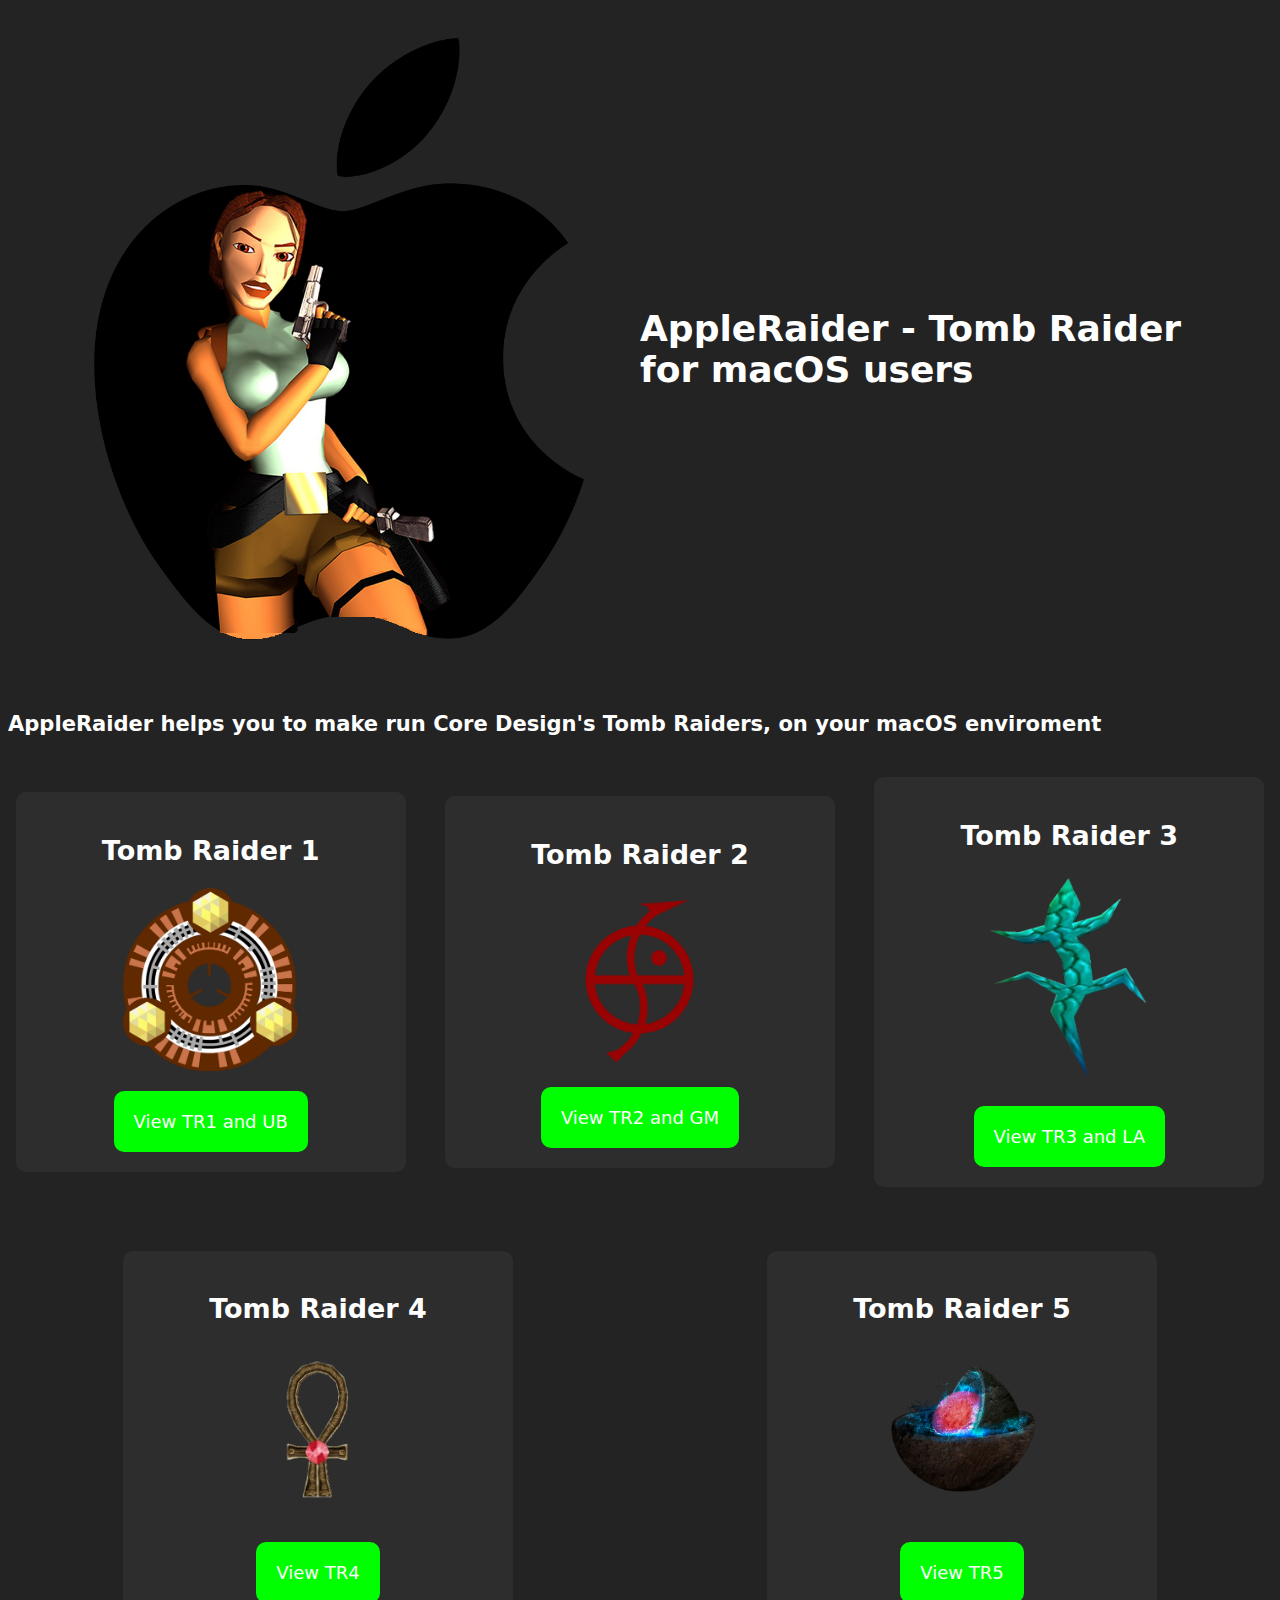
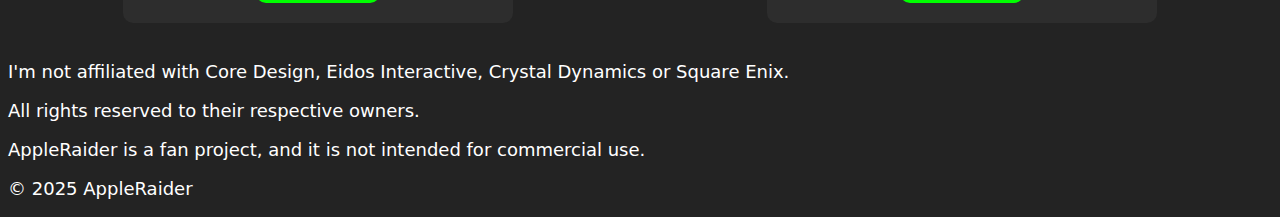
<file: index.html>
<!DOCTYPE html>
<html lang="en">
<head>
    <meta charset="UTF-8">
    <meta name="viewport" content="width=device-width, initial-scale=1.0">
    <title>Apple Raider - Home</title>
    <link rel="stylesheet" href="styles.css">
    <link rel="shortcut icon" href="Lara Apple.png" type="image/x-icon">
</head>
<body>
    <header>
        <img src="Lara Apple.png" alt="Main Logo" width="100" height="auto">
        <br>
        <h1>AppleRaider - Tomb Raider for macOS users</h1>
    </header>
    <h3>AppleRaider helps you to make run Core Design's Tomb Raiders, on your macOS enviroment</h3>
    <div class="games">
        <div class="game-container">
            <h2>Tomb Raider 1</h2>
            <img src="Symbols/Scion.png" alt="TR1" width="100" height="auto">
            <a href="TRs/TR1.html" class="game-button">View TR1 and UB</a>
        </div>
        <div class="game-container">
            <h2>Tomb Raider 2</h2>
            <img src="Symbols/FiammaNera.png" alt="TR2" width="100" height="auto">
            <a href="TRs/TR2.html" class="game-button">View TR2 and GM</a>
        </div>
        <div class="game-container">
            <h2>Tomb Raider 3</h2>
            <img src="Symbols/Artifact.png" alt="TR3" width="100" height="auto">
            <a href="TRs/TR3.html" class="game-button">View TR3 and LA</a>
        </div>
        <div class="game-container">
            <h2>Tomb Raider 4</h2>
            <img src="Symbols/Horus.png" alt="TR4" width="100" height="auto">
            <a href="TRs/TR4.html" class="game-button">View TR4</a>
        </div>
        <div class="game-container">
            <h2>Tomb Raider 5</h2>
            <img src="Symbols/Iris.png" alt="TR5" width="100" height="auto">
            <a href="TRs/TR5.html" class="game-button">View TR5</a>
        </div>
    </div>
    <footer>
        <p>I'm not affiliated with Core Design, Eidos Interactive, Crystal Dynamics or Square Enix.</p>
        <p>All rights reserved to their respective owners.</p>
        <p>AppleRaider is a fan project, and it is not intended for commercial use.</p>
        <p>© 2025 AppleRaider</p>
    </footer>
</body>
</html>
</file>
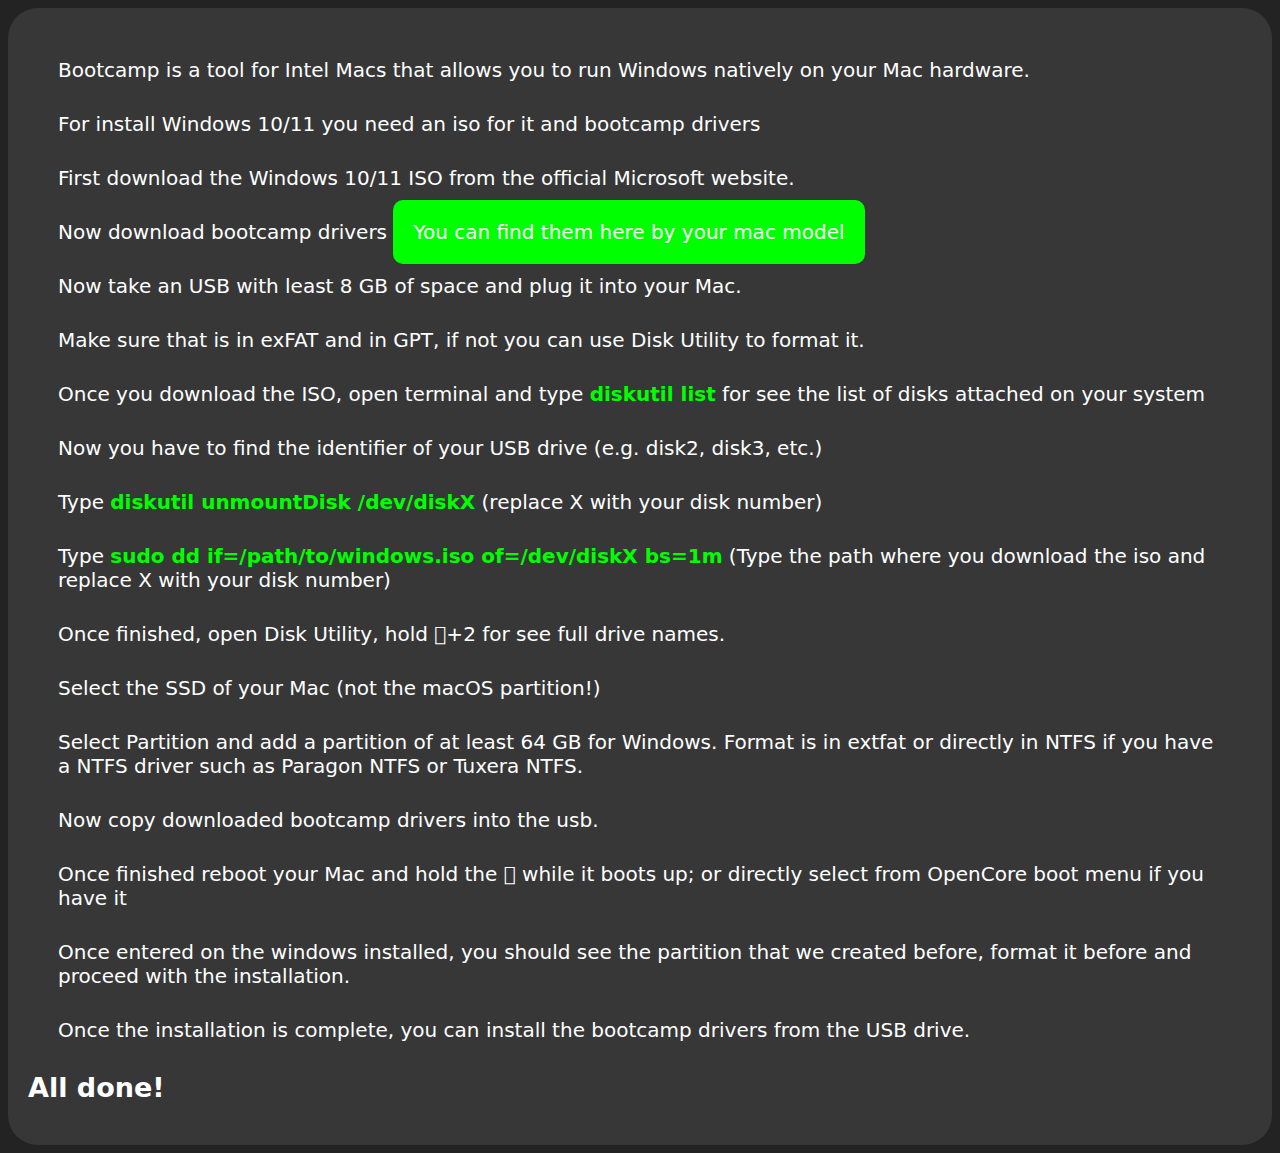
<file: Univ/Bootcamp.html>
<!DOCTYPE html>
<html lang="en">
<head>
    <meta charset="UTF-8">
    <meta name="viewport" content="width=device-width, initial-scale=1.0">
    <title>Bootcamp</title>
    <link rel="stylesheet" href="../styles.css">
    <link rel="shortcut icon" href="../favicon.ico" type="image/x-icon">
</head>
<body>
    <div class="text-block" id="bootcamp">
        <p>Bootcamp is a tool for Intel Macs that allows you to run Windows natively on your Mac hardware.</p>
        <p>For install Windows 10/11 you need an iso for it and bootcamp drivers</p>
        <p>First download the Windows 10/11 ISO from the official Microsoft website.</p>
        <p>Now download bootcamp drivers <a href="https://gist.github.com/nuomi1/16133b89c2b38b7eb197" class="game-button">You can find them here by your mac model</a></p>
        <p>Now take an USB with least 8 GB of space and plug it into your Mac.</p>
        <p>Make sure that is in exFAT and in GPT, if not you can use Disk Utility to format it.</p>
        <p>Once you download the ISO, open terminal and type <strong>diskutil list</strong> for see the list of disks attached on your system</p>
        <p>Now you have to find the identifier of your USB drive (e.g. disk2, disk3, etc.)</p>
        <p>Type <strong>diskutil unmountDisk /dev/diskX</strong> (replace X with your disk number)</p>
        <p>Type <strong>sudo dd if=/path/to/windows.iso of=/dev/diskX bs=1m</strong> (Type the path where you download the iso and replace X with your disk number)</p>
        <p>Once finished, open Disk Utility, hold 􀆔+2 for see full drive names.</p>
        <p>Select the SSD of your Mac (not the macOS partition!)</p>
        <p>Select Partition and add a partition of at least 64 GB for Windows. Format is in extfat or directly in NTFS if you have a NTFS driver such as Paragon NTFS or Tuxera NTFS.</p>
        <p>Now copy downloaded bootcamp drivers into the usb.</p>
        <p>Once finished reboot your Mac and hold the 􀆕 while it boots up; or directly select from OpenCore boot menu if you have it</p>
        <p>Once entered on the windows installed, you should see the partition that we created before, format it before and proceed with the installation.</p>
        <p>Once the installation is complete, you can install the bootcamp drivers from the USB drive.</p>
        <h2>All done!</h2>
    </div>
</body>
</html>
</file>
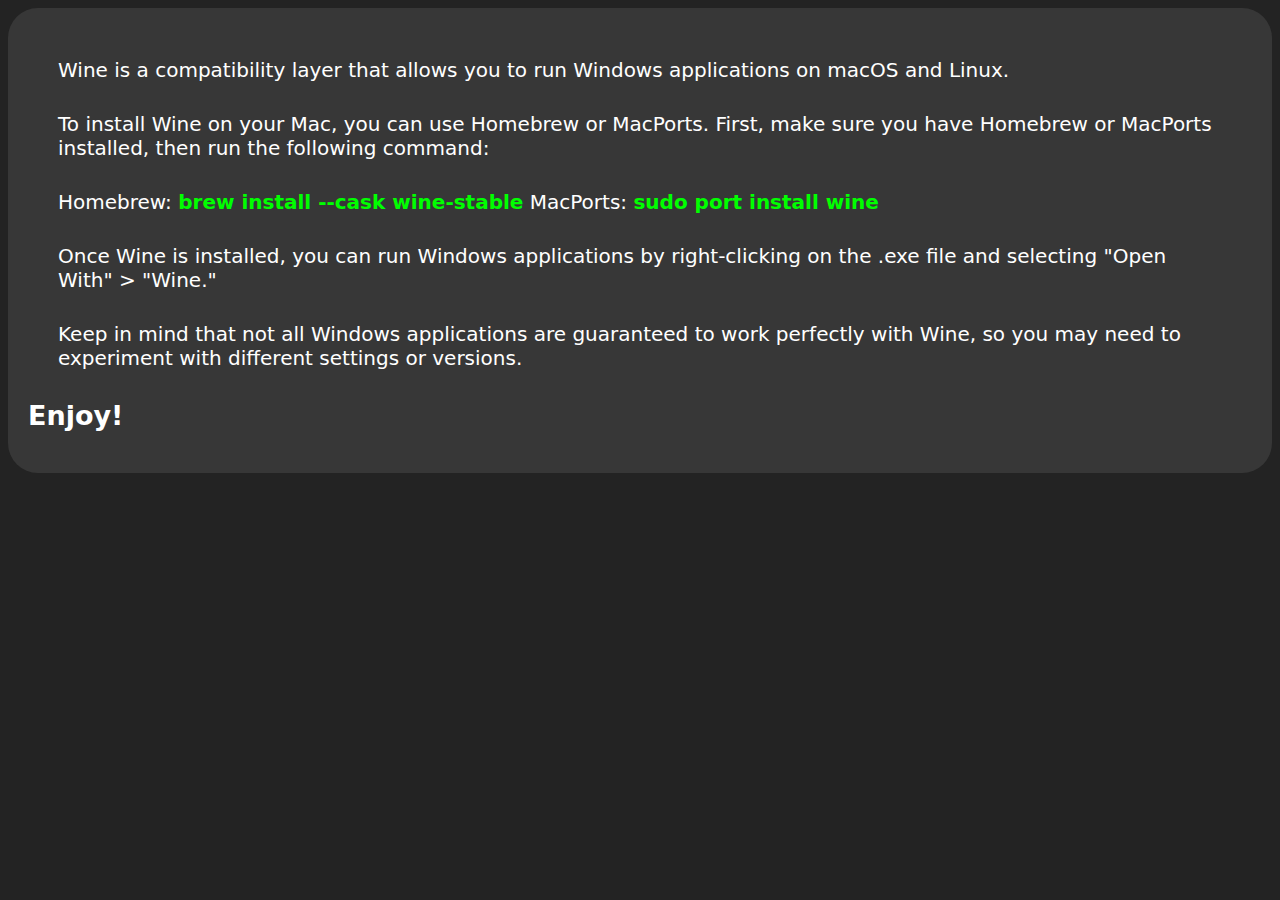
<file: Univ/Wine.html>
<!DOCTYPE html>
<html lang="en">
<head>
    <meta charset="UTF-8">
    <meta name="viewport" content="width=device-width, initial-scale=1.0">
    <title>Wine</title>
    <link rel="stylesheet" href="../styles.css">
    <link rel="shortcut icon" href="../Lara Apple.png" type="image/x-icon">
</head>
<body>
   <div class="text-block" id="wine">
       <p>Wine is a compatibility layer that allows you to run Windows applications on macOS and Linux.</p>
       <p>To install Wine on your Mac, you can use Homebrew or MacPorts. First, make sure you have Homebrew or MacPorts installed, then run the following command:</p>
       <p>Homebrew: <strong>brew install --cask wine-stable</strong> MacPorts: <strong>sudo port install wine</strong></p>
       <p>Once Wine is installed, you can run Windows applications by right-clicking on the .exe file and selecting "Open With" &gt; "Wine."</p>
       <p>Keep in mind that not all Windows applications are guaranteed to work perfectly with Wine, so you may need to experiment with different settings or versions.</p>
       <h2>Enjoy!</h2>
   </div>
</body>
</html>
</file>
<file: styles.css>
body{
    background-color: rgb(35, 35, 35);
    color: white;
    font-family: system-ui, -apple-system, BlinkMacSystemFont, 'Segoe UI', Roboto, Oxygen, Ubuntu, Cantarell, 'Open Sans', 'Helvetica Neue', sans-serif, 'SF Pro Text', 'SF Pro Icons', 'Apple Color Emoji', 'Segoe UI Emoji', 'Segoe UI Symbol';
    font-size: 18px;

}

.game-container {
  display: flex;
  flex-direction: column;
  align-items: center;
  justify-content: center;
  text-align: center;
  width: 350px;
  background-color: rgb(45, 45, 45);
  border-radius: 10px;
  margin: 20px auto;
  padding: 20px;
  transition: background-color 0.3s ease;
}

.games{
  display: flex;
  flex-direction: row;
  align-items: center;
  justify-content: center;
  text-align: center;
  gap: 24px;           /* Spazio tra i giochi */
  flex-wrap: wrap;     /* Permette di andare a capo */
}

.game-button {
  text-decoration: none;
  padding: 20px 20px 20px 20px;
  color: white;
  background-color: lime;
  border-radius: 10px;
  transition: background-color 0.3s ease;
}

img {
  width: 50%;
  height: auto;
  padding-bottom: 20px;
}

header {
  display: flex;
  flex-direction: row;
  align-items: center;
  justify-content: center;
  padding: 30px;
  position: relative;
}

.back-arrow {
  position: absolute;
  left: 30px;
  top: 50%;
  transform: translateY(-50%);
  z-index: 2;
}

.header-center {
  display: flex;
  flex-direction: row;
  align-items: center;
  justify-content: center;
  margin: 0 auto;
}

.header-center img {
  width: 100px;
  height: auto;
  margin-right: 30px;
}

.header-center h1 {
  margin: 0;
}

.text-block {
  background-color: rgb(55, 55, 55);
  border-radius: 30px;
  padding: 20px;
}

.text-block p {
  margin: 30px;
  font-size: 20px;
}

.text-block img{
  width: 75%;
  height: auto;
  margin-right: 30px;
}

strong {
  color: lime;
}

a {
  color: blue ;
  text-decoration: none;
}

.lara-img {
  width: 20%;
  height: auto;
  padding-top: 200px;
  display: flex;
}

.text-block .lara-img {
  width: 20%;
  height: auto;
  padding-top: 200px;
  display: flex;
}

.icon-title {
  margin-right: 10px;
  display: flex;
}

.icon-title img {
  width: 100px;
  height: auto;
  padding-left: 20px;
}
</file>
